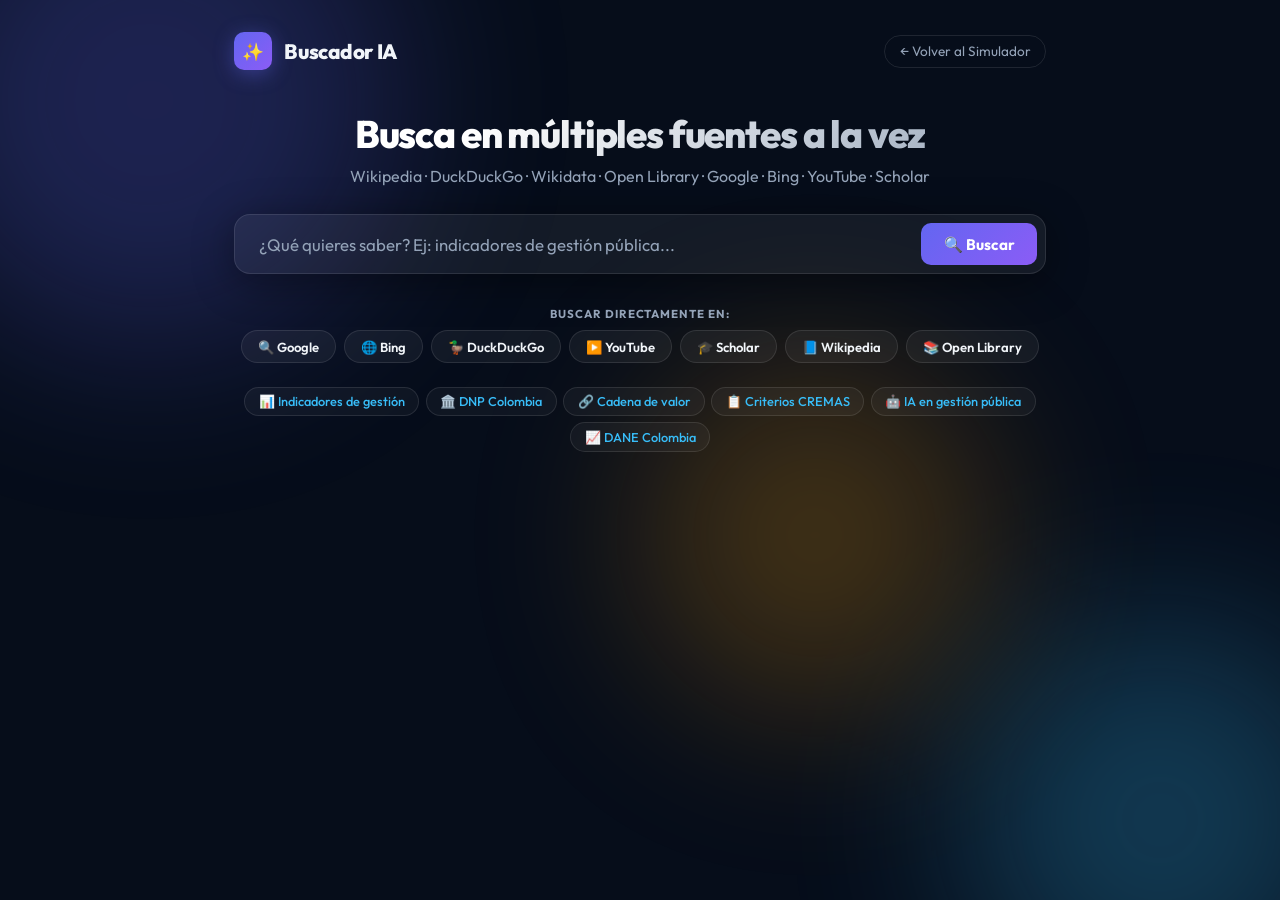
<file: buscador.html>
<!DOCTYPE html>
<html lang="es">
<head>
    <meta charset="UTF-8">
    <meta name="viewport" content="width=device-width, initial-scale=1.0">
    <title>Buscador IA — Indicadores de Gestión</title>
    <link rel="preconnect" href="https://fonts.googleapis.com">
    <link href="https://fonts.googleapis.com/css2?family=Outfit:wght@300;400;500;600;700;800&display=swap" rel="stylesheet">
    <style>
        :root {
            --bg:       #060d1a;
            --surface:  rgba(255,255,255,0.04);
            --border:   rgba(255,255,255,0.10);
            --primary:  #6366f1;
            --violet:   #8b5cf6;
            --cyan:     #38bdf8;
            --amber:    #f59e0b;
            --text:     #f1f5f9;
            --muted:    #94a3b8;
        }

        * { box-sizing: border-box; margin: 0; padding: 0; }

        body {
            font-family: 'Outfit', sans-serif;
            background: var(--bg);
            color: var(--text);
            min-height: 100vh;
            overflow-x: hidden;
        }

        /* ── Animated background ── */
        .bg-orbs {
            position: fixed; inset: 0; z-index: 0; pointer-events: none; overflow: hidden;
        }
        .orb {
            position: absolute; border-radius: 50%; filter: blur(90px); opacity: 0.25;
            animation: drift 18s ease-in-out infinite alternate;
        }
        .orb-1 { width: 500px; height: 500px; background: #6366f1; top: -150px; left: -100px; animation-delay: 0s; }
        .orb-2 { width: 400px; height: 400px; background: #38bdf8; bottom: -120px; right: -80px; animation-delay: -6s; }
        .orb-3 { width: 350px; height: 350px; background: #f59e0b; top: 40%; left: 50%; animation-delay: -12s; }
        @keyframes drift {
            from { transform: translate(0, 0) scale(1); }
            to   { transform: translate(40px, 30px) scale(1.1); }
        }

        /* ── Layout ── */
        .page-wrap {
            position: relative; z-index: 1;
            max-width: 860px;
            margin: 0 auto;
            padding: 2rem 1.5rem 4rem;
            min-height: 100vh;
            display: flex;
            flex-direction: column;
        }

        /* ── Header ── */
        .header {
            display: flex;
            align-items: center;
            justify-content: space-between;
            margin-bottom: 2.5rem;
        }
        .logo {
            display: flex; align-items: center; gap: 0.75rem;
            font-size: 1.3rem; font-weight: 800; letter-spacing: -0.02em;
        }
        .logo-icon {
            width: 2.4rem; height: 2.4rem; border-radius: 10px;
            background: linear-gradient(135deg, var(--primary), var(--violet));
            display: flex; align-items: center; justify-content: center;
            font-size: 1.1rem;
            box-shadow: 0 4px 20px rgba(99,102,241,0.4);
        }
        .back-link {
            color: var(--muted); font-size: 0.85rem; text-decoration: none;
            display: flex; align-items: center; gap: 0.4rem;
            border: 1px solid var(--border); padding: 0.4rem 0.9rem;
            border-radius: 99px; transition: all 0.2s;
        }
        .back-link:hover { color: var(--text); border-color: rgba(255,255,255,0.25); }

        /* ── Hero search bar ── */
        .hero { text-align: center; margin-bottom: 2rem; }
        .hero h1 {
            font-size: clamp(1.6rem, 4vw, 2.4rem);
            font-weight: 800; letter-spacing: -0.03em;
            background: linear-gradient(135deg, #fff 30%, #94a3b8 100%);
            -webkit-background-clip: text; -webkit-text-fill-color: transparent;
            margin-bottom: 0.5rem;
        }
        .hero p { color: var(--muted); font-size: 1rem; margin-bottom: 1.75rem; }

        .search-bar-wrap {
            display: flex; gap: 0.5rem;
            background: rgba(255,255,255,0.06);
            border: 1px solid var(--border);
            border-radius: 16px;
            padding: 0.5rem;
            box-shadow: 0 8px 40px rgba(0,0,0,0.4);
            transition: border-color 0.25s, box-shadow 0.25s;
        }
        .search-bar-wrap:focus-within {
            border-color: rgba(99,102,241,0.5);
            box-shadow: 0 8px 40px rgba(0,0,0,0.4), 0 0 0 3px rgba(99,102,241,0.15);
        }
        #main-input {
            flex: 1; background: transparent; border: none; outline: none;
            color: var(--text); font-size: 1.05rem;
            font-family: 'Outfit', sans-serif;
            padding: 0.6rem 0.5rem 0.6rem 1rem;
        }
        #main-input::placeholder { color: var(--muted); }
        #btn-search {
            background: linear-gradient(135deg, var(--primary), var(--violet));
            border: none; border-radius: 10px;
            color: white; font-size: 0.95rem; font-weight: 700;
            padding: 0.7rem 1.4rem; cursor: pointer;
            font-family: 'Outfit', sans-serif;
            transition: all 0.25s; white-space: nowrap;
        }
        #btn-search:hover { transform: translateY(-1px); box-shadow: 0 6px 20px rgba(99,102,241,0.45); }
        #btn-search:disabled { opacity: 0.5; cursor: not-allowed; transform: none; }

        /* ── Quick engine buttons (always visible) ── */
        .engines-section { margin-bottom: 1.5rem; }
        .engines-title {
            font-size: 0.72rem; font-weight: 700; letter-spacing: 0.08em;
            text-transform: uppercase; color: var(--muted);
            margin-bottom: 0.6rem; text-align: center;
        }
        .engines-grid {
            display: flex; flex-wrap: wrap; gap: 0.5rem;
            justify-content: center;
        }
        .eng-btn {
            display: inline-flex; align-items: center; gap: 0.4rem;
            padding: 0.45rem 1rem; border-radius: 99px;
            font-size: 0.82rem; font-weight: 600;
            text-decoration: none; cursor: pointer;
            background: rgba(255,255,255,0.05);
            border: 1px solid var(--border);
            color: var(--text);
            transition: all 0.2s;
            font-family: 'Outfit', sans-serif;
        }
        .eng-btn:hover {
            background: var(--eng-color);
            border-color: var(--eng-color);
            transform: translateY(-2px);
            box-shadow: 0 6px 18px color-mix(in srgb, var(--eng-color) 40%, transparent);
        }

        /* ── Suggestions chips ── */
        .suggestions {
            display: flex; flex-wrap: wrap; gap: 0.4rem;
            justify-content: center; margin-bottom: 2rem;
        }
        .sug-chip {
            background: var(--surface); border: 1px solid var(--border);
            border-radius: 99px; padding: 0.35rem 0.85rem;
            font-size: 0.8rem; cursor: pointer; color: var(--cyan);
            font-weight: 500; transition: all 0.2s;
            font-family: 'Outfit', sans-serif;
        }
        .sug-chip:hover { background: var(--primary); border-color: var(--primary); color: white; }

        /* ── Results area ── */
        #results-area { flex: 1; display: flex; flex-direction: column; gap: 1rem; }

        /* Typing loader */
        .typing-card {
            background: var(--surface); border: 1px solid var(--border);
            border-radius: 16px; padding: 1.25rem 1.5rem;
            display: flex; align-items: center; gap: 0.6rem;
            font-size: 0.9rem; color: var(--muted);
        }
        .dot-loader { display: flex; gap: 5px; }
        .dot-loader span {
            width: 8px; height: 8px; border-radius: 50%;
            background: var(--cyan);
            animation: bounce 1.2s ease-in-out infinite;
        }
        .dot-loader span:nth-child(2) { animation-delay: 0.2s; }
        .dot-loader span:nth-child(3) { animation-delay: 0.4s; }
        @keyframes bounce { 0%,100% { transform: translateY(0); opacity: 0.4; } 50% { transform: translateY(-8px); opacity: 1; } }

        /* Result cards */
        .result-card {
            background: var(--surface); border: 1px solid var(--border);
            border-radius: 16px; padding: 1.5rem;
            animation: cardIn 0.4s ease forwards;
        }
        @keyframes cardIn { from { opacity:0; transform:translateY(12px); } to { opacity:1; transform:translateY(0); } }

        .result-card.primary {
            border-color: rgba(99,102,241,0.3);
            background: rgba(99,102,241,0.06);
        }

        .card-top {
            display: flex; align-items: flex-start;
            justify-content: space-between; gap: 1rem;
            margin-bottom: 0.75rem;
        }
        .card-title { font-size: 1.05rem; font-weight: 700; color: var(--text); }
        .src-badge {
            font-size: 0.68rem; font-weight: 700; letter-spacing: 0.05em;
            padding: 0.2rem 0.6rem; border-radius: 99px;
            background: color-mix(in srgb, var(--sc) 18%, transparent);
            color: var(--sc);
            border: 1px solid color-mix(in srgb, var(--sc) 30%, transparent);
            white-space: nowrap; flex-shrink: 0;
        }
        .card-extract {
            font-size: 0.92rem; line-height: 1.7; color: #cbd5e1;
            margin-bottom: 1rem;
        }
        .card-footer { display: flex; align-items: center; gap: 0.5rem; flex-wrap: wrap; }
        .card-link {
            display: inline-flex; align-items: center; gap: 0.35rem;
            font-size: 0.78rem; color: var(--cyan);
            text-decoration: none; background: rgba(56,189,248,0.08);
            padding: 0.3rem 0.7rem; border-radius: 99px;
            border: 1px solid rgba(56,189,248,0.2); transition: all 0.2s;
        }
        .card-link:hover { background: rgba(56,189,248,0.18); }

        /* Query history chips */
        .query-card {
            background: transparent; border: 1px solid var(--border);
            border-radius: 99px; padding: 0.3rem 0.85rem;
            font-size: 0.78rem; color: var(--muted); cursor: pointer;
            font-family: 'Outfit', sans-serif; transition: all 0.2s;
        }
        .query-card:hover { color: var(--text); border-color: rgba(255,255,255,0.25); }

        /* Search-in results bar */
        .search-in-bar {
            background: var(--surface); border: 1px solid var(--border);
            border-radius: 12px; padding: 1rem 1.25rem;
        }
        .search-in-title {
            font-size: 0.72rem; font-weight: 700; letter-spacing: 0.07em;
            text-transform: uppercase; color: var(--muted); margin-bottom: 0.65rem;
        }
        .search-in-row { display: flex; flex-wrap: wrap; gap: 0.4rem; }
        .search-in-btn {
            display: inline-flex; align-items: center; gap: 0.3rem;
            padding: 0.35rem 0.8rem; border-radius: 99px;
            font-size: 0.78rem; font-weight: 600;
            text-decoration: none;
            background: color-mix(in srgb, var(--eng-color) 12%, rgba(255,255,255,0.04));
            color: color-mix(in srgb, var(--eng-color) 85%, white);
            border: 1px solid color-mix(in srgb, var(--eng-color) 22%, transparent);
            transition: all 0.2s; white-space: nowrap;
        }
        .search-in-btn:hover {
            background: var(--eng-color); color: white;
            transform: translateY(-2px);
            box-shadow: 0 4px 12px color-mix(in srgb, var(--eng-color) 35%, transparent);
        }

        /* No results */
        .no-results {
            text-align: center; padding: 2.5rem 1rem;
            background: var(--surface); border: 1px solid var(--border);
            border-radius: 16px;
        }
        .no-results .icon { font-size: 2.5rem; margin-bottom: 0.75rem; }
        .no-results h3 { font-size: 1.1rem; margin-bottom: 0.4rem; }
        .no-results p { color: var(--muted); font-size: 0.9rem; }

        /* Scrollbar */
        ::-webkit-scrollbar { width: 6px; }
        ::-webkit-scrollbar-track { background: transparent; }
        ::-webkit-scrollbar-thumb { background: rgba(255,255,255,0.12); border-radius: 99px; }

        @media (max-width: 600px) {
            .header { flex-direction: column; gap: 1rem; align-items: flex-start; }
            #btn-search { padding: 0.7rem 1rem; }
        }
    </style>
</head>
<body>

<div class="bg-orbs">
    <div class="orb orb-1"></div>
    <div class="orb orb-2"></div>
    <div class="orb orb-3"></div>
</div>

<div class="page-wrap">

    <!-- Header -->
    <div class="header">
        <div class="logo">
            <div class="logo-icon">✨</div>
            <span>Buscador IA</span>
        </div>
        <a href="./simulador/" class="back-link">← Volver al Simulador</a>
    </div>

    <!-- Hero -->
    <div class="hero">
        <h1>Busca en múltiples fuentes a la vez</h1>
        <p>Wikipedia · DuckDuckGo · Wikidata · Open Library · Google · Bing · YouTube · Scholar</p>

        <div class="search-bar-wrap">
            <input type="text" id="main-input" placeholder="¿Qué quieres saber? Ej: indicadores de gestión pública..." autocomplete="off">
            <button id="btn-search">🔍 Buscar</button>
        </div>
    </div>

    <!-- Quick engine buttons -->
    <div class="engines-section">
        <div class="engines-title">Buscar directamente en:</div>
        <div class="engines-grid" id="top-engines">
            <!-- Populated by JS -->
        </div>
    </div>

    <!-- Suggestion chips -->
    <div class="suggestions" id="suggestions-row">
        <button class="sug-chip" onclick="quickSearch('¿Qué son los indicadores de gestión pública?')">📊 Indicadores de gestión</button>
        <button class="sug-chip" onclick="quickSearch('¿Qué es el DNP en Colombia?')">🏛️ DNP Colombia</button>
        <button class="sug-chip" onclick="quickSearch('cadena de valor pública')">🔗 Cadena de valor</button>
        <button class="sug-chip" onclick="quickSearch('criterios CREMAS indicadores')">📋 Criterios CREMAS</button>
        <button class="sug-chip" onclick="quickSearch('inteligencia artificial gestión pública')">🤖 IA en gestión pública</button>
        <button class="sug-chip" onclick="quickSearch('DANE Colombia estadísticas')">📈 DANE Colombia</button>
    </div>

    <!-- Results -->
    <div id="results-area"></div>

</div>

<script>
/* ============================================================
   MULTI-SOURCE SEARCH ENGINE
   ============================================================ */

const ENGINES = [
    { name: 'Google',      icon: '🔍', color: '#4285F4', url: q => `https://www.google.com/search?q=${encodeURIComponent(q)}` },
    { name: 'Bing',        icon: '🌐', color: '#00809D', url: q => `https://www.bing.com/search?q=${encodeURIComponent(q)}` },
    { name: 'DuckDuckGo',  icon: '🦆', color: '#DE5833', url: q => `https://duckduckgo.com/?q=${encodeURIComponent(q)}` },
    { name: 'YouTube',     icon: '▶️', color: '#FF0000', url: q => `https://www.youtube.com/results?search_query=${encodeURIComponent(q)}` },
    { name: 'Scholar',     icon: '🎓', color: '#5b8ef5', url: q => `https://scholar.google.com/scholar?q=${encodeURIComponent(q)}` },
    { name: 'Wikipedia',   icon: '📘', color: '#3F88C5', url: q => `https://es.wikipedia.org/w/index.php?search=${encodeURIComponent(q)}` },
    { name: 'Open Library',icon: '📚', color: '#E87B35', url: q => `https://openlibrary.org/search?q=${encodeURIComponent(q)}` },
];

// Build top engine row
const engGrid = document.getElementById('top-engines');
ENGINES.forEach(e => {
    const a = document.createElement('a');
    a.href = '#';
    a.className = 'eng-btn';
    a.style.setProperty('--eng-color', e.color);
    a.innerHTML = `${e.icon} ${e.name}`;
    a.addEventListener('click', ev => {
        ev.preventDefault();
        const q = document.getElementById('main-input').value.trim() || 'indicadores de gestión';
        window.open(e.url(q), '_blank');
    });
    engGrid.appendChild(a);
});

/* ── Source fetchers ──────────────────────────────────────── */

async function fetchWikipediaES(q) {
    const s = await fetch(`https://es.wikipedia.org/w/api.php?action=query&list=search&srsearch=${encodeURIComponent(q)}&srlimit=3&format=json&origin=*`);
    const sd = await s.json();
    if (!sd.query.search.length) return [];
    const results = [];
    for (const item of sd.query.search.slice(0, 2)) {
        const r = await fetch(`https://es.wikipedia.org/api/rest_v1/page/summary/${encodeURIComponent(item.title)}`);
        const d = await r.json();
        if (d.extract) results.push({
            source: '📘 Wikipedia ES', color: '#3F88C5',
            title: d.title, extract: d.extract,
            url: d.content_urls?.desktop?.page || '#', label: 'Ver artículo completo'
        });
    }
    return results;
}

async function fetchWikipediaEN(q) {
    const s = await fetch(`https://en.wikipedia.org/w/api.php?action=query&list=search&srsearch=${encodeURIComponent(q)}&srlimit=1&format=json&origin=*`);
    const sd = await s.json();
    if (!sd.query.search.length) return [];
    const title = sd.query.search[0].title;
    const r = await fetch(`https://en.wikipedia.org/api/rest_v1/page/summary/${encodeURIComponent(title)}`);
    const d = await r.json();
    if (!d.extract) return [];
    return [{ source: '📗 Wikipedia EN', color: '#2E8B57', title: d.title, extract: d.extract, url: d.content_urls?.desktop?.page || '#', label: 'Ver artículo (EN)' }];
}

async function fetchDDG(q) {
    const r = await fetch(`https://api.duckduckgo.com/?q=${encodeURIComponent(q)}&format=json&no_html=1&no_redirect=1&skip_disambig=1&origin=*`);
    const d = await r.json();
    const extract = d.AbstractText || d.Answer || '';
    if (!extract) return [];
    return [{ source: '🦆 DuckDuckGo', color: '#DE5833', title: d.Heading || q, extract, url: d.AbstractURL || `https://duckduckgo.com/?q=${encodeURIComponent(q)}`, label: 'Ver en DuckDuckGo' }];
}

async function fetchWikidata(q) {
    const r = await fetch(`https://www.wikidata.org/w/api.php?action=wbsearchentities&search=${encodeURIComponent(q)}&language=es&limit=2&format=json&origin=*`);
    const d = await r.json();
    return (d.search || []).filter(i => i.description).map(i => ({
        source: '🗄️ Wikidata', color: '#f59e0b',
        title: i.label || q, extract: i.description,
        url: i.url || '#', label: 'Ver en Wikidata'
    }));
}

async function fetchOpenLibrary(q) {
    const r = await fetch(`https://openlibrary.org/search.json?q=${encodeURIComponent(q)}&limit=2&fields=title,author_name,first_publish_year,subject`);
    const d = await r.json();
    return (d.docs || []).filter(b => b.title).slice(0, 2).map(b => {
        const authors = b.author_name?.slice(0,2).join(', ') || 'Autor desconocido';
        const subj = b.subject?.slice(0,4).join(' · ') || '';
        return {
            source: '📚 Open Library', color: '#E87B35',
            title: b.title,
            extract: `Publicado en ${b.first_publish_year || '?'} por ${authors}.${subj ? ' Temas: ' + subj + '.' : ''}`,
            url: `https://openlibrary.org/search?q=${encodeURIComponent(q)}`, label: 'Ver en Open Library'
        };
    });
}

async function fetchAllSources(q) {
    const settled = await Promise.allSettled([
        fetchWikipediaES(q).catch(() => []),
        fetchDDG(q).catch(() => []),
        fetchWikidata(q).catch(() => []),
        fetchWikipediaEN(q).catch(() => []),
        fetchOpenLibrary(q).catch(() => []),
    ]);
    return settled
        .flatMap(r => r.status === 'fulfilled' ? r.value : [])
        .filter(Boolean);
}

/* ── Render ───────────────────────────────────────────────── */

function esc(s) {
    return String(s)
        .replace(/&/g,'&amp;').replace(/</g,'&lt;')
        .replace(/>/g,'&gt;').replace(/"/g,'&quot;');
}

function buildSearchInBar(q) {
    const btns = ENGINES.map(e =>
        `<a href="${e.url(q)}" target="_blank" rel="noopener" class="search-in-btn" style="--eng-color:${e.color}">${e.icon} ${e.name}</a>`
    ).join('');
    return `
        <div class="search-in-bar">
            <div class="search-in-title">🌐 Buscar también directamente en:</div>
            <div class="search-in-row">${btns}</div>
        </div>
    `;
}

function buildResultCard(result, isPrimary = false) {
    const sentences = result.extract.split('. ');
    const extract = sentences.slice(0, 5).join('. ') + (sentences.length > 5 ? '...' : '');
    return `
        <div class="result-card ${isPrimary ? 'primary' : ''}">
            <div class="card-top">
                <div class="card-title">${esc(result.title)}</div>
                <span class="src-badge" style="--sc:${result.color}">${result.source}</span>
            </div>
            <div class="card-extract">${esc(extract)}</div>
            <div class="card-footer">
                <a href="${result.url}" target="_blank" rel="noopener" class="card-link">🔗 ${result.label}</a>
            </div>
        </div>
    `;
}

async function doSearch(query) {
    if (!query.trim()) return;

    const area = document.getElementById('results-area');
    const btn  = document.getElementById('btn-search');
    const inp  = document.getElementById('main-input');

    inp.value = query;
    btn.disabled = true;
    btn.textContent = 'Buscando...';

    // Show typing
    area.innerHTML = `
        <div class="typing-card">
            <div class="dot-loader"><span></span><span></span><span></span></div>
            Buscando en Wikipedia, DuckDuckGo, Wikidata, Open Library...
        </div>
    `;

    try {
        const results = await fetchAllSources(query);

        area.innerHTML = '';

        if (!results.length) {
            area.innerHTML = `
                <div class="no-results">
                    <div class="icon">🔎</div>
                    <h3>Sin resultados directos</h3>
                    <p>No encontré información en las bases de datos. Prueba buscarlo en los motores de abajo.</p>
                </div>
                ${buildSearchInBar(query)}
            `;
        } else {
            // Sort by extract length — longer = more informative
            results.sort((a, b) => (b.extract?.length || 0) - (a.extract?.length || 0));

            // Primary result
            area.insertAdjacentHTML('beforeend', buildResultCard(results[0], true));

            // Other results
            results.slice(1).forEach(r => area.insertAdjacentHTML('beforeend', buildResultCard(r, false)));

            // Search-in bar at the bottom
            area.insertAdjacentHTML('beforeend', buildSearchInBar(query));
        }
    } catch (err) {
        area.innerHTML = `
            <div class="no-results">
                <div class="icon">⚠️</div>
                <h3>Error de conexión</h3>
                <p>Verifica tu conexión a internet e intenta de nuevo.</p>
            </div>
            ${buildSearchInBar(query)}
        `;
        console.error(err);
    } finally {
        btn.disabled = false;
        btn.textContent = '🔍 Buscar';
    }
}

function quickSearch(q) {
    doSearch(q);
    document.getElementById('main-input').value = q;
    window.scrollTo({ top: 0, behavior: 'smooth' });
}
window.quickSearch = quickSearch;

// Event listeners
document.getElementById('btn-search').addEventListener('click', () => {
    doSearch(document.getElementById('main-input').value.trim());
});
document.getElementById('main-input').addEventListener('keydown', e => {
    if (e.key === 'Enter') doSearch(document.getElementById('main-input').value.trim());
});

// Update engine buttons to use current query
document.getElementById('main-input').addEventListener('input', () => {
    // engines already get query on click from current input value
});
</script>
</body>
</html>
</file>
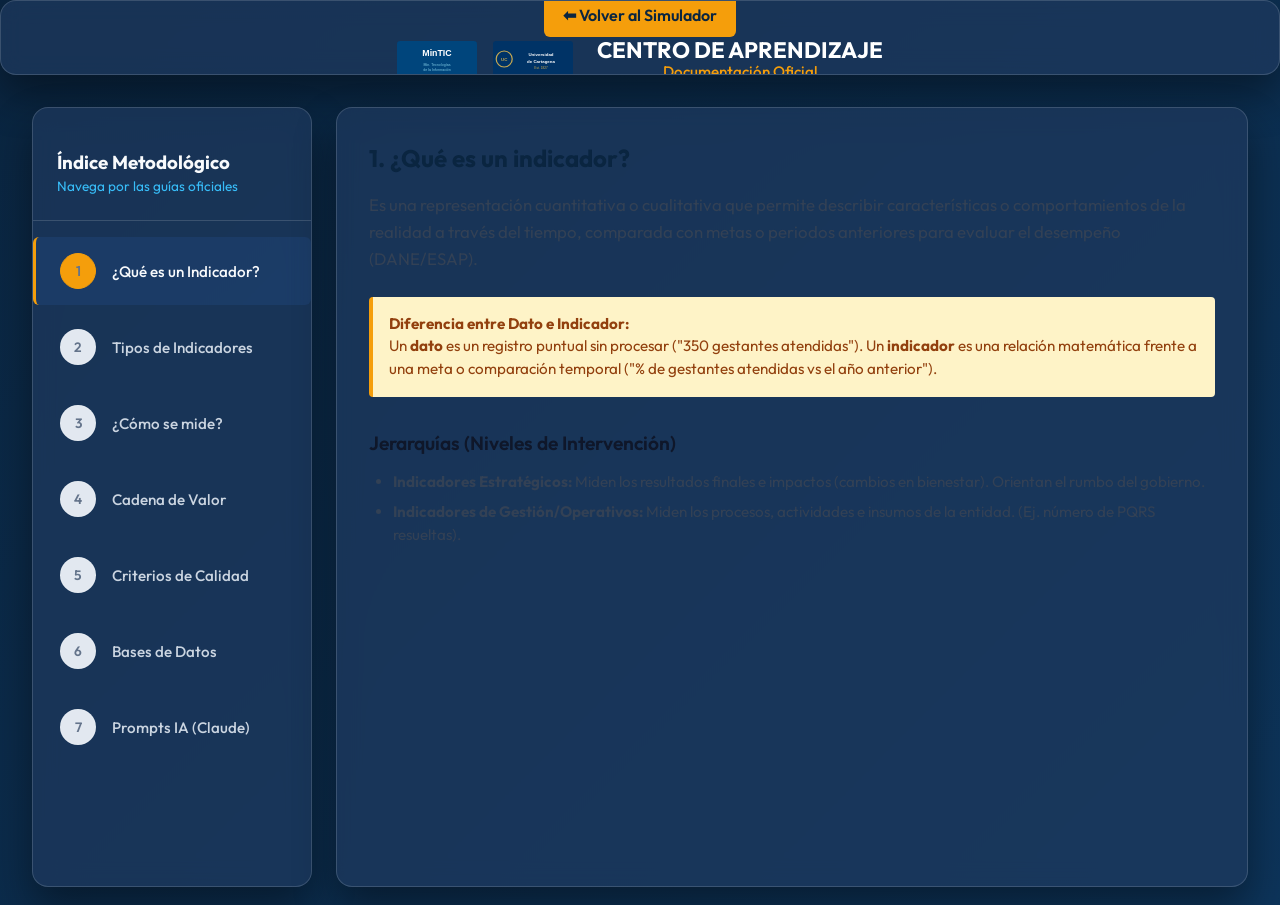
<file: simulador/aprendizaje.html>
<!DOCTYPE html>
<html lang="es">
<head>
    <meta charset="UTF-8">
    <meta name="viewport" content="width=device-width, initial-scale=1.0">
    <title>Centro de Aprendizaje Metodológico - Gestión de Indicadores</title>
    <link rel="preconnect" href="https://fonts.googleapis.com">
    <link rel="preconnect" href="https://fonts.gstatic.com" crossorigin>
    <link href="https://fonts.googleapis.com/css2?family=Outfit:wght@300;400;500;600;700&display=swap" rel="stylesheet">
    <link rel="stylesheet" href="style.css">
</head>
<body>
    <!-- Top Bar -->
    <header class="top-bar glass-panel">
        <div class="tb-left">
            <a href="index.html" class="top-btn" style="text-decoration: none; display: inline-block;">
                ⬅ Volver al Simulador
            </a>
        </div>
        <div class="tb-brand">
            <div class="logos" style="display: flex; align-items: center; gap: 1rem; justify-content: center;">
                <!-- MinTIC logo SVG inline - no local file dependency -->
                <svg width="80" height="36" viewBox="0 0 200 90" xmlns="http://www.w3.org/2000/svg" title="MinTIC - Ministerio TIC Colombia" aria-label="MinTIC">
                    <rect width="200" height="90" rx="8" fill="#00457c"/>
                    <text x="100" y="38" font-family="Arial,sans-serif" font-size="22" font-weight="900" fill="#ffffff" text-anchor="middle">MinTIC</text>
                    <text x="100" y="62" font-family="Arial,sans-serif" font-size="9" fill="#7ec8e3" text-anchor="middle">Min. Tecnologías</text>
                    <text x="100" y="76" font-family="Arial,sans-serif" font-size="9" fill="#7ec8e3" text-anchor="middle">de la Información</text>
                </svg>
                <!-- Universidad de Cartagena logo SVG inline -->
                <svg width="80" height="36" viewBox="0 0 200 90" xmlns="http://www.w3.org/2000/svg" title="Universidad de Cartagena" aria-label="Unicartagena">
                    <rect width="200" height="90" rx="8" fill="#003366"/>
                    <circle cx="28" cy="45" r="20" fill="none" stroke="#c8a951" stroke-width="3"/>
                    <text x="28" y="49" font-family="Arial,sans-serif" font-size="11" font-weight="900" fill="#c8a951" text-anchor="middle">UC</text>
                    <text x="120" y="38" font-family="Arial,sans-serif" font-size="11" font-weight="700" fill="#ffffff" text-anchor="middle">Universidad</text>
                    <text x="120" y="54" font-family="Arial,sans-serif" font-size="11" font-weight="700" fill="#ffffff" text-anchor="middle">de Cartagena</text>
                    <text x="120" y="70" font-family="Arial,sans-serif" font-size="8" fill="#c8a951" text-anchor="middle">Est. 1827</text>
                </svg>
            </div>
            <h2>
                Centro de Aprendizaje<br>
                <span>Documentación Oficial</span>
            </h2>
        </div>
    </header>

    <div class="app-container" style="grid-template-columns: 280px 1fr; max-width: 1400px; padding: 2rem;">
        
        <!-- Sidebar Navigation -->
        <aside class="sidebar glass-panel" style="height: calc(100vh - 120px);">
            <div class="sidebar-header" style="padding-top: 1rem;">
                <h3>Índice Metodológico</h3>
                <p>Navega por las guías oficiales</p>
            </div>
            <nav class="steps-nav" id="aprendizaje-nav">
                <button class="step-btn active" data-target="tab-que-es">
                    <span class="step-number">1</span>
                    <div class="step-text"><span class="step-title">¿Qué es un Indicador?</span></div>
                </button>
                <button class="step-btn" data-target="tab-tipos">
                    <span class="step-number">2</span>
                    <div class="step-text"><span class="step-title">Tipos de Indicadores</span></div>
                </button>
                <button class="step-btn" data-target="tab-como-medir">
                    <span class="step-number">3</span>
                    <div class="step-text"><span class="step-title">¿Cómo se mide?</span></div>
                </button>
                <button class="step-btn" data-target="tab-cadena">
                    <span class="step-number">4</span>
                    <div class="step-text"><span class="step-title">Cadena de Valor</span></div>
                </button>
                <button class="step-btn" data-target="tab-criterios">
                    <span class="step-number">5</span>
                    <div class="step-text"><span class="step-title">Criterios de Calidad</span></div>
                </button>
                <button class="step-btn" data-target="tab-fuentes">
                    <span class="step-number">6</span>
                    <div class="step-text"><span class="step-title">Bases de Datos</span></div>
                </button>
                <button class="step-btn" data-target="tab-prompts">
                    <span class="step-number">7</span>
                    <div class="step-text"><span class="step-title">Prompts IA (Claude)</span></div>
                </button>
            </nav>
        </aside>

        <!-- Main Workspace -->
        <main class="workspace glass-panel" style="height: calc(100vh - 120px); overflow-y: auto; padding: 2rem;">
            
            <div class="modal-body-scroll" style="padding: 0;">
                <!-- Tab 1 -->
                <div class="tab-content active" id="tab-que-es">
                    <h3 class="tab-title">1. ¿Qué es un indicador?</h3>
                    <p class="tab-text">Es una representación cuantitativa o cualitativa que permite describir características o comportamientos de la realidad a través del tiempo, comparada con metas o periodos anteriores para evaluar el desempeño (DANE/ESAP).</p>
                    
                    <div class="tip-box">
                        <strong>Diferencia entre Dato e Indicador:</strong><br>
                        Un <strong>dato</strong> es un registro puntual sin procesar ("350 gestantes atendidas"). Un <strong>indicador</strong> es una relación matemática frente a una meta o comparación temporal ("% de gestantes atendidas vs el año anterior").
                    </div>

                    <h4 class="sub-title">Jerarquías (Niveles de Intervención)</h4>
                    <ul class="styled-list">
                        <li><strong>Indicadores Estratégicos:</strong> Miden los resultados finales e impactos (cambios en bienestar). Orientan el rumbo del gobierno.</li>
                        <li><strong>Indicadores de Gestión/Operativos:</strong> Miden los procesos, actividades e insumos de la entidad. (Ej. número de PQRS resueltas).</li>
                    </ul>
                </div>

                <!-- Tab Tipos -->
                <div class="tab-content" id="tab-tipos">
                    <h3 class="tab-title">2. Tipos de Indicadores de Gestión</h3>
                    <p class="tab-text">Según la Guía del DAFP (Función Pública) y DNP, el desempeño público se evalúa mediante las siguientes tipologías de indicadores:</p>
                    
                    <div class="grid-2">
                        <div class="card-info">
                            <h4>🎯 Eficacia</h4>
                            <p>Mide el grado de cumplimiento de los objetivos y metas. (Ej. % de niños vacunados frente a la meta programada).</p>
                        </div>
                        <div class="card-info">
                            <h4>⚙️ Eficiencia</h4>
                            <p>Relación entre los productos/servicios generados y los insumos o recursos utilizados. (Ej. Costo promedio por kilómetro de vía construida).</p>
                        </div>
                        <div class="card-info">
                            <h4>🚀 Efectividad (Impacto)</h4>
                            <p>Involucra la eficacia y eficiencia para lograr el impacto deseado en la población. (Ej. Disminución de la tasa de mortalidad infantil).</p>
                        </div>
                        <div class="card-info">
                            <h4>💰 Economía</h4>
                            <p>Capacidad de la entidad para movilizar y administrar adecuadamente los recursos financieros. (Ej. Porcentaje de ahorro en compras públicas).</p>
                        </div>
                        <div class="card-info" style="grid-column: span 2;">
                            <h4>⭐ Calidad</h4>
                            <p>Evalúa los atributos de los bienes o servicios frente a las necesidades de los usuarios, incluyendo oportunidad, accesibilidad y satisfacción. (Ej. Tiempo promedio de espera para atención médica).</p>
                        </div>
                    </div>
                </div>
                
                <!-- Tab Como Medir -->
                <div class="tab-content" id="tab-como-medir">
                    <h3 class="tab-title">3. ¿Cómo se mide? (Tipos de Acumulación)</h3>
                    <p class="tab-text">Dependiendo de lo que buscas lograr (mantener, incrementar o disminuir un valor), Sinergia (DNP) clasifica las mediciones así:</p>
                    <div class="grid-2">
                        <div class="card-info">
                            <h4>📈 Flujo</h4>
                            <p>Mide logros que se repiten anualmente sin que un año afecte al otro (Ej. Exportaciones anuales). La meta del cuatrienio es el último año.</p>
                        </div>
                        <div class="card-info">
                            <h4>➕ Acumulado</h4>
                            <p>Suma los avances de cada año. (Ej. Número de viviendas entregadas en 4 años).</p>
                        </div>
                        <div class="card-info">
                            <h4>✅ Stock</h4>
                            <p>Mide el esfuerzo por <em>mantener</em> un resultado. La meta y la línea base son iguales. (Ej. Mantener 1000 km de vías fluviales).</p>
                        </div>
                        <div class="card-info">
                            <h4>🎯 Capacidad</h4>
                            <p>Mide el avance acumulado restando la línea base (punto de partida) a la meta esperada de llegada.</p>
                        </div>
                        <div class="card-info">
                            <h4>📉 Reducción</h4>
                            <p>Esfuerzo por disminuir un valor frente a la línea base. Estar por debajo de la meta es mejor. (Ej. Hectáreas deforestadas).</p>
                        </div>
                        <div class="card-info">
                            <h4>📉 Reducción Anual</h4>
                            <p>Se acumulan avances durante el año para que al final sea menor al del año anterior. (Ej. Tasa de Homicidios).</p>
                        </div>
                    </div>
                </div>

                <!-- Tab Cadena -->
                <div class="tab-content" id="tab-cadena">
                    <h3 class="tab-title">4. Cadena de Valor Pública</h3>
                    <p class="tab-text">La cadena de valor es la relación secuencial que añade valor a lo largo de un proceso de transformación del Estado (DNP/DANE).</p>
                    <ul class="styled-list">
                        <li><strong>Insumos:</strong> Recursos financieros, físicos o humanos disponibles para el programa (Ej. Presupuesto ejecutado).</li>
                        <li><strong>Actividades:</strong> Acciones que transforman insumos (Ej. Jornadas de salud realizadas).</li>
                        <li><strong>Productos:</strong> Bienes o servicios tangibles entregados a la población (Ej. Número de subsidios entregados).</li>
                        <li><strong>Resultados (Outcome):</strong> Cambios en comportamiento, acceso o condición de la población (Ej. % de niños matriculados).</li>
                        <li><strong>Impactos:</strong> Cambios estructurales de largo plazo (Ej. Razón de mortalidad materna).</li>
                    </ul>
                </div>

                <!-- Tab Criterios -->
                <div class="tab-content" id="tab-criterios">
                    <h3 class="tab-title">5. Características y Criterios</h3>
                    
                    <h4 class="sub-title">El Modelo Integrado de Planeación y Gestión (MIPG)</h4>
                    <p class="tab-text">El FURAG (Formulario Único de Avance a la Gestión) evalúa el desempeño institucional. Un buen indicador debe aportar a medir la eficiencia, eficacia, y la relación Estado-ciudadano con transparencia y normatividad legal.</p>

                    <h4 class="sub-title">Criterios Estadísticos (DANE)</h4>
                    <ul class="styled-list">
                        <li><strong>Pertinencia:</strong> Describe bien la situación objeto de la acción.</li>
                        <li><strong>Funcionalidad:</strong> Es operable y sensible a cambios.</li>
                        <li><strong>Confiabilidad:</strong> Medido bajo estándares estadísticos rigurosos.</li>
                    </ul>

                    <h4 class="sub-title">Criterios Básicos CREMAS</h4>
                    <div class="grid-2">
                        <div class="card-info"><strong>C</strong>laro: Expresado sin ambigüedad.</div>
                        <div class="card-info"><strong>R</strong>elevante: Relacionado directamente al objetivo.</div>
                        <div class="card-info"><strong>E</strong>conómico: Costo de recolección razonable.</div>
                        <div class="card-info"><strong>M</strong>edible: Validable independientemente.</div>
                        <div class="card-info"><strong>A</strong>decuado: Representatividad suficiente.</div>
                        <div class="card-info"><strong>S</strong>ensible: Captura cambios rápidos en el tiempo.</div>
                    </div>

                    <div class="tip-box" style="margin-top:1rem; border-color: #f59e0b;">
                        ⚠️ <strong>Incentivos Perversos:</strong> Evita medir "por quedar bien" (Ej. Cumplimiento de metas con valores triviales). El indicador debe reflejar un esfuerzo real.
                    </div>
                </div>

                <!-- Tab Fuentes -->
                <div class="tab-content" id="tab-fuentes">
                    <h3 class="tab-title">6. Fuentes Oficiales y Bases de Datos (Colombia)</h3>
                    <p class="tab-text">Para construir indicadores con el criterio de "Confiabilidad", es esencial acudir a fuentes oficiales. A continuación, las bases de datos primordiales del Estado colombiano:</p>
                    
                    <div class="card-info" style="margin-bottom: 1rem;">
                        <h4>📊 DANE (Departamento Administrativo Nacional de Estadística)</h4>
                        <p><strong>GEIH (Gran Encuesta Integrada de Hogares):</strong> Principal fuente de información sobre mercado laboral, empleo, desempleo e ingresos.</p>
                        <p><strong>Censo Nacional de Población y Vivienda:</strong> Base demográfica fundamental para calcular tasas poblacionales por municipio.</p>
                    </div>

                    <div class="card-info" style="margin-bottom: 1rem;">
                        <h4>🏥 SISPRO / MSPS (Ministerio de Salud)</h4>
                        <p><strong>RIPS (Registros Individuales de Prestación de Servicios):</strong> Datos detallados de atenciones en salud, morbilidad, consultas y procedimientos.</p>
                    </div>

                    <div class="card-info" style="margin-bottom: 1rem;">
                        <h4>📚 SIMAT / MEN (Ministerio de Educación)</h4>
                        <p><strong>Sistema Integrado de Matrícula:</strong> Fuente oficial para cobertura educativa, deserción, estudiantes matriculados e infraestructura escolar.</p>
                    </div>

                    <div class="card-info" style="margin-bottom: 1rem;">
                        <h4>🛡️ SIEDCO (Policía Nacional / MinDefensa)</h4>
                        <p><strong>Sistema de Información Estadístico, Delincuencial, Contravencional y Operativo:</strong> Cifras oficiales sobre homicidios, hurtos, extorsión y operatividad policial.</p>
                    </div>
                    
                    <div class="card-info">
                        <h4>💰 DNP / MinHacienda / Función Pública</h4>
                        <p><strong>SECOP:</strong> Contratación pública (Transparencia y economía).</p>
                        <p><strong>SPI (Sinergia):</strong> Seguimiento a Proyectos de Inversión. Avance físico y financiero.</p>
                        <p><strong>FURAG:</strong> Desempeño Institucional y MIPG.</p>
                    </div>
                </div>

                <!-- Tab 5 -->
                <div class="tab-content" id="tab-prompts">
                    <h3 class="tab-title">7. Prompts para Inteligencia Artificial</h3>
                    <p class="tab-text">La IA no reemplaza tu juicio técnico, es un potenciador. Copia estos comandos para usar en Claude.ai o herramientas similares:</p>
                    
                    <div class="prompt-box">
                        <strong>Diagnóstico de preguntas vagas:</strong><br>
                        "Tengo esta pregunta de gestión: [pegar pregunta]. Evalúa si cumple los 4 componentes (población, atributo, ámbito, referente de comparación) y dime cuáles faltan."
                    </div>
                    <div class="prompt-box">
                        <strong>Generación de alternativas de indicador:</strong><br>
                        "A partir de esta pregunta de gestión ya refinada: [pegar], propón 3 posibles indicadores con su fórmula, unidad de medida y fuente posible, siguiendo los criterios CREMA (Claro, Relevante, Económico, Medible, Adecuado)."
                    </div>
                    <div class="prompt-box">
                        <strong>Redacción de Ficha Técnica:</strong><br>
                        "Redacta el borrador de la ficha técnica de este indicador usando esta plantilla: [pegar plantilla]. Deja explícitos los campos que dependen de datos que debo verificar con la fuente oficial."
                    </div>
                    <div class="prompt-box">
                        <strong>Revisión Cruzada:</strong><br>
                        "Revisa esta batería de 10 indicadores y señala cuáles son en realidad indicadores de producto disfrazados de indicadores de resultado."
                    </div>
                </div>
            </div>
            
        </main>
    </div>

    <script>
        document.addEventListener('DOMContentLoaded', () => {
            const tabBtns = document.querySelectorAll('#aprendizaje-nav .step-btn');
            const tabContents = document.querySelectorAll('.tab-content');

            tabBtns.forEach(btn => {
                btn.addEventListener('click', (e) => {
                    const targetId = e.currentTarget.getAttribute('data-target');
                    tabBtns.forEach(b => b.classList.remove('active'));
                    tabContents.forEach(c => c.classList.remove('active'));
                    e.currentTarget.classList.add('active');
                    document.getElementById(targetId).classList.add('active');
                });
            });
        });
    </script>
</body>
</html>
</file>
<file: simulador/style.css>
:root {
    --bg-dark: #0a2540;
    --bg-light: #1e3a5f;
    --primary: #f59e0b;
    --primary-hover: #d97706;
    --secondary: #6366f1;
    --accent: #38bdf8;
    --text-main: #f8fafc;
    --text-muted: #cbd5e1;
    --glass-bg: rgba(30, 58, 95, 0.7);
    --glass-border: rgba(255, 255, 255, 0.15);
    --warning: #f59e0b;
    --success: #10b981;
}

* {
    box-sizing: border-box;
    margin: 0;
    padding: 0;
}

body {
    font-family: 'Outfit', sans-serif;
    background: linear-gradient(135deg, #0a2540 0%, #0d345a 100%);
    color: var(--text-main);
    min-height: 100vh;
    overflow-x: hidden;
    position: relative;
    line-height: 1.5;
}

#particles-js {
    position: fixed;
    top: 0;
    left: 0;
    width: 100vw;
    height: 100vh;
    z-index: -1;
    background: transparent;
}

.background-orbs {
    display: none; /* Oculto en favor del nuevo fondo interactivo */
    position: fixed;
    top: 0;
    left: 0;
    width: 100vw;
    height: 100vh;
    z-index: -1;
    overflow: hidden;
    pointer-events: none;
}

.orb {
    position: absolute;
    border-radius: 50%;
    filter: blur(80px);
    opacity: 0.4;
    animation: float 20s infinite ease-in-out alternate;
}

.orb-1 {
    width: 400px;
    height: 400px;
    background: var(--primary);
    top: -100px;
    left: -100px;
}

.orb-2 {
    width: 500px;
    height: 500px;
    background: var(--accent);
    bottom: -150px;
    right: -100px;
    animation-delay: -5s;
}

.orb-3 {
    width: 300px;
    height: 300px;
    background: var(--secondary);
    top: 30%;
    left: 40%;
    animation-delay: -10s;
    opacity: 0.2;
}

@keyframes float {
    0% {
        transform: translate(0, 0) scale(1);
    }

    100% {
        transform: translate(50px, 50px) scale(1.1);
    }
}

html {
    scroll-behavior: smooth;
}

/* Hero Section Style */
.hero-section {
    height: 100vh;
    display: flex;
    justify-content: center;
    align-items: center;
    text-align: center;
    padding: 2rem;
    position: relative;
    z-index: 10;
}

.hero-content {
    max-width: 800px;
    animation: fadeIn 1s ease-out;
}

.hero-title {
    font-size: 3rem;
    font-weight: 700;
    color: white;
    margin-bottom: 0.5rem;
    text-shadow: 0 4px 12px rgba(0,0,0,0.5);
}

.hero-subtitle {
    font-size: 1.8rem;
    color: var(--primary);
    font-weight: 500;
    margin-bottom: 1.5rem;
    text-shadow: 0 2px 8px rgba(0,0,0,0.4);
}

.hero-desc {
    font-size: 1.1rem;
    color: var(--text-muted);
    margin-bottom: 2.5rem;
    line-height: 1.6;
}

.hero-scroll-btn {
    background: var(--glass-bg);
    border: 2px solid var(--primary);
    color: white;
    padding: 1rem 2rem;
    border-radius: 50px;
    font-size: 1.1rem;
    font-weight: 600;
    cursor: pointer;
    display: inline-flex;
    align-items: center;
    gap: 10px;
    transition: all 0.3s;
    box-shadow: 0 10px 20px rgba(0,0,0,0.3);
}

.hero-scroll-btn:hover {
    background: var(--primary);
    color: #0a2540;
    transform: translateY(-3px);
    box-shadow: 0 15px 25px rgba(245, 158, 11, 0.4);
}

.bounce-arrow {
    font-size: 1.3rem;
    animation: arrowBounce 1.5s infinite;
}

.app-container {
    display: grid;
    grid-template-columns: 280px 1fr 320px;
    gap: 1.5rem;
    max-width: 1600px;
    margin: 0 auto;
    padding: 1.5rem;
    height: calc(100vh - 70px);
    transition: grid-template-columns 0.4s cubic-bezier(0.4, 0, 0.2, 1);
    position: relative;
}

.app-container.copilot-hidden {
    grid-template-columns: 280px 1fr 0px;
}

/* Top Bar Styles */
.top-bar {
    height: 75px;
    display: flex;
    justify-content: center;
    align-items: center;
    padding: 0 2rem;
    border-bottom: 2px solid var(--primary);
    /* Línea naranja distintiva */
    border-radius: 0;
    background: rgba(10, 37, 64, 0.9);
}

.tb-brand {
    display: flex;
    align-items: center;
    justify-content: center;
    gap: 1.5rem;
    width: 100%;
}

.tb-brand h2 {
    font-size: 1.4rem;
    font-weight: 700;
    color: white;
    margin: 0;
    line-height: 1.2;
    text-transform: uppercase;
    text-align: center;
}

.tb-brand h2 span {
    font-size: 0.95rem;
    color: var(--primary);
    font-weight: 500;
    text-transform: none;
    display: block;
}

.top-btn {
    background: var(--primary);
    border: none;
    color: #0a2540;
    padding: 0.6rem 1.2rem;
    border-radius: 6px;
    font-weight: 600;
    cursor: pointer;
    transition: all 0.3s;
    text-decoration: none;
    display: inline-block;
}

.top-btn:hover {
    background: var(--text-main);
    color: #0a2540;
    transform: translateY(-1px);
    box-shadow: 0 4px 10px rgba(255, 255, 255, 0.2);
}

/* Glass Panel Base */
.glass-panel {
    background: var(--glass-bg);
    backdrop-filter: blur(12px);
    -webkit-backdrop-filter: blur(12px);
    border: 1px solid var(--glass-border);
    border-radius: 16px;
    display: flex;
    flex-direction: column;
    overflow: hidden;
    box-shadow: 0 20px 40px rgba(0, 0, 0, 0.4);
}

.sidebar {
    padding: 1.5rem 0;
}

.sidebar-header {
    padding: 0 1.5rem 1.5rem;
    border-bottom: 1px solid var(--glass-border);
}

.sidebar-header h2 {
    font-size: 1.25rem;
    font-weight: 600;
    margin-bottom: 0.25rem;
}

.sidebar-header p {
    font-size: 0.85rem;
    color: var(--accent);
}

.steps-nav {
    flex: 1;
    overflow-y: auto;
    padding: 1rem 0;
    display: flex;
    flex-direction: column;
    gap: 0.5rem;
}

.step-btn {
    background: none;
    border: none;
    text-align: left;
    padding: 1rem 1.5rem;
    display: flex;
    align-items: center;
    gap: 1rem;
    color: var(--text-muted);
    cursor: pointer;
    transition: all 0.3s ease;
    border-left: 3px solid transparent;
    width: 100%;
}

.step-btn:hover {
    background: rgba(255, 255, 255, 0.05);
    color: var(--text-main);
}

.step-btn.active {
    background: rgba(59, 130, 246, 0.1);
    border-left-color: var(--primary);
    color: var(--text-main);
}

.step-number {
    display: flex;
    align-items: center;
    justify-content: center;
    width: 28px;
    height: 28px;
    border-radius: 50%;
    background: var(--bg-light);
    border: 1px solid var(--glass-border);
    font-size: 0.85rem;
    font-weight: 600;
}

.step-btn.active .step-number {
    background: var(--primary);
    border-color: var(--primary);
}

.step-text {
    display: flex;
    flex-direction: column;
}

.step-title {
    font-size: 0.95rem;
    font-weight: 500;
}

.step-desc {
    font-size: 0.75rem;
}

.divider {
    height: 1px;
    background: var(--glass-border);
    margin: 0.5rem 1.5rem;
}

.portfolio-btn .step-number {
    background: var(--warning);
    color: #000;
    border-color: var(--warning);
}

.portfolio-btn.active {
    background: rgba(245, 158, 11, 0.1);
    border-left-color: var(--warning);
}

.sidebar-footer {
    padding: 1.5rem;
    border-top: 1px solid var(--glass-border);
}

.workspace-header {
    padding: 1.5rem 2rem;
    border-bottom: 1px solid var(--glass-border);
}

.workspace-header h1 {
    font-size: 1.5rem;
    font-weight: 600;
}

.workspace-header p {
    color: var(--text-muted);
    font-size: 0.95rem;
}

.workspace-content {
    flex: 1;
    overflow-y: auto;
    padding: 2rem;
}

.view-content {
    display: none;
}

.view-content.active {
    display: block;
    animation: slideInFade 0.5s cubic-bezier(0.4, 0, 0.2, 1) forwards;
}

@keyframes slideInFade {
    0% {
        opacity: 0;
        transform: translateY(15px);
        filter: blur(5px);
    }
    100% {
        opacity: 1;
        transform: translateY(0);
        filter: blur(0);
    }
}

@keyframes fadeIn {
    from {
        opacity: 0;
        transform: translateY(10px);
    }

    to {
        opacity: 1;
        transform: translateY(0);
    }
}

/* Inputs and Forms */
.input-group {
    margin-bottom: 1.5rem;
    display: flex;
    flex-direction: column;
    gap: 0.5rem;
}

.mt-1 {
    margin-top: 1.5rem;
}

.mt-2 {
    margin-top: 2rem;
}

label {
    font-size: 0.9rem;
    font-weight: 500;
}

textarea,
input[type="text"] {
    background: rgba(0, 0, 0, 0.2);
    border: 1px solid var(--glass-border);
    border-radius: 8px;
    padding: 1rem;
    color: var(--text-main);
    font-family: 'Outfit', sans-serif;
    font-size: 0.95rem;
    transition: all 0.3s;
    width: 100%;
}

textarea:focus,
input[type="text"]:focus {
    outline: none;
    border-color: var(--primary);
    background: rgba(0, 0, 0, 0.4);
}

.form-grid {
    display: grid;
    grid-template-columns: 1fr 1fr;
    gap: 1rem;
    margin-top: 1rem;
}

/* Examples Bar */
.examples-bar {
    display: flex;
    gap: 0.5rem;
    align-items: center;
    background: rgba(0, 0, 0, 0.2);
    padding: 0.5rem 1rem;
    border-radius: 8px;
    border: 1px solid var(--glass-border);
    margin-bottom: 1.5rem;
    flex-wrap: wrap;
}

.examples-label {
    font-size: 0.8rem;
    color: var(--text-muted);
    font-weight: 500;
}

.example-btn {
    background: rgba(255, 255, 255, 0.05);
    border: 1px solid var(--glass-border);
    color: var(--text-main);
    padding: 0.3rem 0.8rem;
    border-radius: 4px;
    font-size: 0.8rem;
    cursor: pointer;
    transition: 0.2s;
}

.example-btn:hover {
    background: var(--primary);
    border-color: var(--primary);
}

/* Tooltips */
.tooltip-container {
    position: relative;
    width: 100%;
}

.inline-tip {
    font-size: 0.8rem;
    color: #cbd5e1;
    background: rgba(59, 130, 246, 0.15);
    padding: 0.5rem 0.8rem;
    border-radius: 6px;
    margin-top: 0.5rem;
    border-left: 3px solid var(--primary);
}

/* Value Chain */
.value-chain {
    display: flex;
    flex-direction: column;
    gap: 0.75rem;
    margin-top: 1rem;
}

.vc-card {
    display: flex;
    align-items: center;
    background: rgba(0, 0, 0, 0.2);
    border: 1px solid var(--glass-border);
    border-radius: 8px;
    padding: 1rem;
    cursor: pointer;
    transition: all 0.2s;
}

.vc-card:hover {
    background: rgba(255, 255, 255, 0.05);
}

.vc-card input[type="radio"] {
    margin-right: 1rem;
    accent-color: var(--primary);
    width: 18px;
    height: 18px;
}

.vc-content h3 {
    font-size: 1rem;
    color: var(--primary);
}

.vc-content p {
    font-size: 0.85rem;
    color: var(--text-muted);
}

/* Ficha Técnica */
.ficha-tecnica {
    background: rgba(0, 0, 0, 0.3);
    border: 1px solid var(--glass-border);
    border-radius: 8px;
    padding: 1.5rem;
    display: flex;
    flex-direction: column;
    gap: 1rem;
}

.ficha-row {
    display: flex;
    flex-wrap: wrap;
    gap: 0.5rem;
    padding-bottom: 0.5rem;
    border-bottom: 1px dashed rgba(255, 255, 255, 0.1);
}

.ficha-row:last-child {
    border-bottom: none;
    padding-bottom: 0;
}

.ficha-label {
    font-weight: 600;
    color: #cbd5e1;
    min-width: 140px;
}

.tag-warning {
    background: rgba(245, 158, 11, 0.2);
    color: var(--warning);
    padding: 0.1rem 0.5rem;
    border-radius: 4px;
    font-size: 0.7rem;
    font-weight: 700;
}

.ia-suggestion {
    color: var(--accent);
    font-style: italic;
}

/* Portfolio Grid */
.portfolio-grid {
    display: grid;
    grid-template-columns: 1fr;
    gap: 1rem;
}

.portfolio-card {
    background: rgba(0, 0, 0, 0.2);
    border: 1px solid var(--glass-border);
    border-left: 4px solid var(--success);
    border-radius: 8px;
    padding: 1.5rem;
    position: relative;
}

.portfolio-card h3 {
    font-size: 1.1rem;
    margin-bottom: 0.5rem;
    color: var(--text-main);
}

.portfolio-card p {
    font-size: 0.85rem;
    color: var(--text-muted);
    margin-bottom: 0.5rem;
}

.delete-btn {
    position: absolute;
    top: 1rem;
    right: 1rem;
    background: rgba(239, 68, 68, 0.2);
    color: #ef4444;
    border: none;
    padding: 0.3rem 0.6rem;
    border-radius: 4px;
    font-size: 0.8rem;
    cursor: pointer;
}

.delete-btn:hover {
    background: #ef4444;
    color: #fff;
}

/* Buttons */
button {
    font-family: 'Outfit', sans-serif;
    font-weight: 500;
    cursor: pointer;
    transition: all 0.3s;
    border-radius: 6px;
}

.primary-btn {
    background: var(--primary);
    color: white;
    border: none;
    padding: 0.75rem 1.5rem;
    box-shadow: 0 4px 14px rgba(59, 130, 246, 0.4);
    width: 100%;
}

.primary-btn:hover {
    background: var(--primary-hover);
    transform: translateY(-1px);
}

.magic-btn {
    background: linear-gradient(135deg, var(--accent), var(--primary));
    color: white;
    border: none;
    padding: 0.75rem 1.5rem;
    box-shadow: 0 4px 14px rgba(139, 92, 246, 0.4);
    width: 100%;
    font-weight: 600;
    text-shadow: 0 1px 2px rgba(0, 0, 0, 0.2);
}

.magic-btn:hover {
    background: linear-gradient(135deg, #7c3aed, var(--primary-hover));
    transform: translateY(-1px);
}

.secondary-btn {
    background: rgba(255, 255, 255, 0.05);
    color: var(--text-main);
    border: 1px solid var(--glass-border);
    padding: 0.6rem 1rem;
    width: 100%;
}

.secondary-btn:hover {
    background: rgba(255, 255, 255, 0.1);
}

.success-btn {
    background: var(--success);
    color: white;
    border: none;
    padding: 1rem;
    width: 100%;
    font-size: 1.1rem;
    box-shadow: 0 4px 14px rgba(16, 185, 129, 0.3);
}

.success-btn:hover {
    background: #059669;
}

/* AI Copilot Sidebar */
.copilot-panel {
    background: rgba(20, 25, 40, 0.7);
}

.copilot-header {
    padding: 1.5rem;
    border-bottom: 1px solid var(--glass-border);
    display: flex;
    align-items: center;
    gap: 1rem;
    background: rgba(139, 92, 246, 0.05);
}

.copilot-avatar {
    width: 40px;
    height: 40px;
    border-radius: 10px;
    background: linear-gradient(135deg, var(--accent), var(--primary));
    display: flex;
    align-items: center;
    justify-content: center;
    box-shadow: 0 0 15px rgba(139, 92, 246, 0.4);
}

.copilot-chat {
    flex: 1;
    overflow-y: auto;
    padding: 1.5rem;
    display: flex;
    flex-direction: column;
    gap: 1rem;
}

.chat-message {
    padding: 1rem;
    border-radius: 12px;
    font-size: 0.9rem;
    line-height: 1.5;
    animation: slideIn 0.3s ease;
}

@keyframes slideIn {
    from {
        opacity: 0;
        transform: translateX(10px);
    }

    to {
        opacity: 1;
        transform: translateX(0);
    }
}

.ai-message {
    background: rgba(139, 92, 246, 0.1);
    border: 1px solid rgba(139, 92, 246, 0.2);
    border-bottom-left-radius: 2px;
}

.ai-message p {
    margin-bottom: 0.5rem;
}

.ai-message p:last-child {
    margin-bottom: 0;
}

.user-message {
    background: rgba(255, 255, 255, 0.05);
    border: 1px solid var(--glass-border);
    border-bottom-right-radius: 2px;
    align-self: flex-end;
    max-width: 90%;
}

/* Modal Styles */
.modal {
    display: none;
    position: fixed;
    z-index: 1000;
    left: 0;
    top: 0;
    width: 100%;
    height: 100%;
    overflow: auto;
    background-color: rgba(0, 0, 0, 0.7);
    backdrop-filter: blur(8px);
}

.modal.show {
    display: flex;
    align-items: center;
    justify-content: center;
}

.modal-content {
    background: var(--bg-light);
    margin: auto;
    padding: 0;
    border: 1px solid var(--glass-border);
    width: 90%;
    max-height: 90vh;
    overflow: hidden;
    position: relative;
    animation: slideDown 0.3s ease;
    display: flex;
    flex-direction: column;
}

@keyframes slideDown {
    from {
        transform: translateY(-50px);
        opacity: 0;
    }

    to {
        transform: translateY(0);
        opacity: 1;
    }
}

.modal-header-top {
    display: flex;
    justify-content: space-between;
    align-items: center;
    padding: 1.5rem;
    border-bottom: 1px solid var(--glass-border);
    background: rgba(0, 0, 0, 0.2);
}

.close-btn {
    color: var(--text-muted);
    font-size: 28px;
    font-weight: bold;
    cursor: pointer;
    transition: color 0.2s;
    line-height: 1;
}

.close-btn:hover {
    color: white;
}

.modal-layout {
    display: flex;
    flex: 1;
    overflow: hidden;
    height: calc(90vh - 80px);
}

.modal-sidebar {
    width: 220px;
    border-right: 1px solid var(--glass-border);
    padding: 1rem 0;
    display: flex;
    flex-direction: column;
    background: rgba(0, 0, 0, 0.1);
}

.modal-sidebar .tab-btn {
    background: none;
    border: none;
    padding: 1rem 1.5rem;
    color: var(--text-muted);
    cursor: pointer;
    font-size: 0.95rem;
    text-align: left;
    transition: all 0.2s;
    border-left: 3px solid transparent;
}

.modal-sidebar .tab-btn:hover {
    color: white;
    background: rgba(255, 255, 255, 0.05);
}

.modal-sidebar .tab-btn.active {
    color: #0a2540;
    border-left-color: var(--primary);
    background: var(--primary);
    font-weight: 600;
}

.modal-body-scroll {
    flex: 1;
    padding: 2rem;
    overflow-y: auto;
}

.modal-body-scroll .tab-content {
    display: none;
    animation: fadeIn 0.3s ease;
}

.modal-body-scroll .tab-content.active {
    display: block;
}

.tab-title {
    color: #0A2540;
    font-size: 1.5rem;
    margin-bottom: 1rem;
}

.tab-text {
    color: #334155;
    font-size: 1.05rem;
    line-height: 1.6;
    margin-bottom: 1.5rem;
}

.sub-title {
    color: #0f172a;
    font-size: 1.2rem;
    margin-bottom: 0.8rem;
    margin-top: 2rem;
    font-weight: 600;
}

.styled-list {
    margin-left: 1.5rem;
    margin-bottom: 1.5rem;
    color: #334155;
    font-size: 0.95rem;
}

.styled-list li {
    margin-bottom: 0.5rem;
}

.grid-2 {
    display: grid;
    grid-template-columns: repeat(2, 1fr);
    gap: 1rem;
    margin-bottom: 1.5rem;
}

.card-info {
    background: #f8fafc;
    padding: 1rem;
    border-radius: 6px;
    border: 1px solid #e2e8f0;
    color: #475569;
}

.card-info h4 {
    color: #0f172a;
    margin-bottom: 0.5rem;
    font-size: 1.1rem;
}

.card-info p {
    color: #475569;
    font-size: 0.9rem;
    line-height: 1.4;
    margin: 0;
}

.tip-box {
    background: #fef3c7;
    border-left: 4px solid #f59e0b;
    padding: 1rem;
    border-radius: 4px;
    color: #92400e;
    font-size: 0.95rem;
    line-height: 1.5;
}

.prompt-box {
    background: #f1f5f9;
    border-left: 3px solid #3b82f6;
    padding: 1rem;
    margin-bottom: 1rem;
    border-radius: 4px;
    font-family: monospace;
    color: #0f172a;
    white-space: pre-wrap;
    font-size: 0.9rem;
    line-height: 1.5;
}

/* Learning Center Tabs */
.learning-layout {
    background: white;
    border-radius: 8px;
    box-shadow: 0 4px 6px rgba(0, 0, 0, 0.05);
    padding: 1.5rem;
}

.learning-sidebar {
    border-right: 1px solid #e2e8f0;
    padding-right: 1rem;
}

.learning-sidebar .tab-btn {
    width: 100%;
    text-align: left;
    padding: 0.75rem 1rem;
    background: transparent;
    border: 1px solid transparent;
    border-radius: 6px;
    font-weight: 500;
    color: #475569;
    cursor: pointer;
    transition: all 0.2s ease;
    margin-bottom: 0.25rem;
}

.learning-sidebar .tab-btn:hover {
    background: #f1f5f9;
    color: #0f172a;
}

.learning-sidebar .tab-btn.active {
    background: #0A2540;
    /* Professional blue requested */
    color: white;
    box-shadow: 0 2px 4px rgba(10, 37, 64, 0.2);
}

.learning-body .tab-content {
    display: none;
    animation: fadeIn 0.3s ease;
}

.learning-body .tab-content.active {
    display: block;
}

.learning-body .tab-title {
    color: #0A2540;
    margin-top: 0;
    margin-bottom: 1rem;
    font-size: 1.5rem;
    border-bottom: 2px solid #e2e8f0;
    padding-bottom: 0.5rem;
}

.learning-body .tab-text {
    font-size: 1.05rem;
    line-height: 1.6;
    color: #334155;
    margin-bottom: 1.5rem;
}

@media (max-width: 1200px) {
    .app-container {
        grid-template-columns: 240px 1fr 280px;
    }
}

@media (max-width: 992px) {
    .app-container {
        grid-template-columns: 1fr;
        height: auto;
    }

    .sidebar,
    .copilot-panel,
    .workspace {
        height: auto;
        min-height: 400px;
    }

    .modal-layout {
        flex-direction: column;
        overflow-y: auto;
    }

    .modal-sidebar {
        width: 100%;
        flex-direction: row;
        overflow-x: auto;
        border-right: none;
        border-bottom: 1px solid var(--glass-border);
    }

    .modal-sidebar .tab-btn {
        border-left: none;
        border-bottom: 3px solid transparent;
        white-space: nowrap;
    }

    .modal-sidebar .tab-btn.active {
        border-left-color: transparent;
        border-bottom-color: var(--primary);
    }

    .modal-body-scroll {
        height: auto;
        overflow: visible;
    }

    .grid-2 {
        grid-template-columns: 1fr;
    }
}

@media (max-width: 768px) {
    .top-bar {
        height: auto;
        padding: 1rem;
        text-align: center;
    }

    .tb-brand {
        flex-direction: column;
        width: 100%;
    }
}

/* Contenedor Principal */
.wizard-container {
    max-width: 900px;
    margin: 0 auto;
    background: #ffffff;
    border-radius: 12px;
    padding: 24px;
    box-shadow: 0 4px 20px rgba(0, 0, 0, 0.08);
}

/* Stepper Superior */
.wizard-stepper {
    display: flex;
    align-items: center;
    justify-content: space-between;
    margin-bottom: 32px;
}

.step-indicator {
    display: flex;
    flex-direction: column;
    align-items: center;
    gap: 6px;
    position: relative;
    z-index: 2;
}

.step-number {
    width: 36px;
    height: 36px;
    border-radius: 50%;
    background-color: #e2e8f0;
    color: #64748b;
    display: flex;
    align-items: center;
    justify-content: center;
    font-weight: 600;
    transition: all 0.3s ease;
}

.step-label {
    font-size: 0.825rem;
    color: #64748b;
    font-weight: 500;
}

/* Estado Activo y Completado */
.step-indicator.active .step-number {
    background-color: #2563eb;
    color: #ffffff;
    box-shadow: 0 0 0 4px rgba(37, 99, 235, 0.2);
}

.step-indicator.active .step-label {
    color: #2563eb;
    font-weight: 700;
}

.step-indicator.completed .step-number {
    background-color: #10b981;
    color: #ffffff;
}

/* Línea Conectora */
.step-line {
    flex: 1;
    height: 3px;
    background-color: #e2e8f0;
    margin: 0 8px;
    transform: translateY(-10px);
}

/* Pasos del Contenido */
.wizard-step {
    display: none;
    animation: fadeIn 0.3s ease-in-out;
}

.wizard-step.active {
    display: block;
}

@keyframes fadeIn {
    from {
        opacity: 0;
        transform: translateY(8px);
    }

    to {
        opacity: 1;
        transform: translateY(0);
    }
}

/* Botones de Acción */
.wizard-actions {
    display: flex;
    justify-content: space-between;
    margin-top: 32px;
    padding-top: 16px;
    border-top: 1px solid #e2e8f0;
}

.btn {
    padding: 10px 24px;
    border-radius: 8px;
    font-weight: 600;
    border: none;
    cursor: pointer;
    transition: opacity 0.2s;
}

.btn:disabled {
    opacity: 0.5;
    cursor: not-allowed;
}

.btn-primary {
    background-color: #2563eb;
    color: white;
}

.btn-secondary {
    background-color: #f1f5f9;
    color: #334155;
}

/* AI Copilot Panel Modernization */
.copilot-panel {
    display: flex;
    flex-direction: column;
    height: 100%;
    transition: transform 0.4s cubic-bezier(0.4, 0, 0.2, 1), opacity 0.4s ease;
    width: 320px;
    position: relative;
    right: 0;
}

.app-container.copilot-hidden .copilot-panel {
    transform: translateX(110%);
    opacity: 0.5;
    pointer-events: none;
}

.toggle-copilot-tab {
    position: absolute;
    right: 344px; /* 320px de panel + 24px (1.5rem) de padding */
    top: 50%;
    transform: translateY(-50%);
    width: 40px;
    height: 48px;
    background: var(--glass-bg);
    border: 1px solid var(--glass-border);
    border-right: none;
    border-radius: 12px 0 0 12px;
    cursor: pointer;
    display: flex;
    align-items: center;
    justify-content: center;
    box-shadow: -4px 0 12px rgba(0,0,0,0.2);
    z-index: 100;
    transition: right 0.4s cubic-bezier(0.4, 0, 0.2, 1), background 0.3s, transform 0.3s;
    font-size: 1.2rem;
    pointer-events: auto;
}

.toggle-copilot-tab:hover {
    background: rgba(255, 255, 255, 0.25);
    transform: translateY(-50%) scale(1.05);
}

.app-container.copilot-hidden .toggle-copilot-tab {
    right: 24px; /* Se mueve al borde derecho del contenedor al ocultar */
}

.copilot-chat {
    flex: 1;
    overflow-y: auto;
    padding: 16px;
    display: flex;
    flex-direction: column;
    gap: 12px;
}

.chat-bubble {
    max-width: 85%;
    padding: 12px 16px;
    border-radius: 16px;
    font-size: 0.9rem;
    line-height: 1.4;
    word-wrap: break-word;
    animation: fadeIn 0.3s ease-in-out;
}

.chat-bubble p {
    margin: 0;
}

.user-bubble {
    align-self: flex-end;
    background-color: var(--primary, #2563eb);
    color: white;
    border-bottom-right-radius: 4px;
}

.ai-bubble {
    align-self: flex-start;
    background-color: #f1f5f9;
    color: #334155;
    border-bottom-left-radius: 4px;
}

/* Typing Indicator */
.typing-indicator {
    display: flex;
    align-items: center;
    gap: 4px;
    height: 20px;
    padding: 0 4px;
}

.typing-indicator span {
    width: 6px;
    height: 6px;
    background-color: #94a3b8;
    border-radius: 50%;
    display: inline-block;
    animation: typingBounce 1.4s infinite ease-in-out both;
}

.typing-indicator span:nth-child(1) { animation-delay: -0.32s; }
.typing-indicator span:nth-child(2) { animation-delay: -0.16s; }

@keyframes typingBounce {
    0%, 80%, 100% { transform: scale(0); }
    40% { transform: scale(1); }
}

@keyframes arrowBounce {
    0%, 20%, 50%, 80%, 100% { transform: translateY(0); }
    40% { transform: translateY(-10px); }
    60% { transform: translateY(-5px); }
}

/* Chat Input Box */
.chat-input-container {
    padding: 16px;
    background: white;
    border-top: 1px solid #e2e8f0;
    box-shadow: 0 -4px 12px rgba(0, 0, 0, 0.03);
    display: flex;
    gap: 8px;
    align-items: center;
    border-radius: 0 0 12px 12px;
}

.chat-input {
    flex: 1;
    border: 1px solid #cbd5e1;
    border-radius: 20px;
    padding: 10px 16px;
    font-size: 16px; /* Evita auto-zoom en iOS */
    outline: none;
    transition: all 0.2s;
}

.chat-input:focus {
    border-color: var(--primary, #2563eb);
    box-shadow: 0 0 0 2px rgba(37, 99, 235, 0.2);
}

.chat-send-btn {
    width: 40px;
    height: 40px;
    border-radius: 50%;
    background-color: var(--primary, #2563eb);
    color: white;
    border: none;
    display: flex;
    align-items: center;
    justify-content: center;
    cursor: pointer;
    transition: transform 0.2s, background-color 0.2s;
}

.chat-send-btn:hover {
    background-color: #1d4ed8;
    transform: scale(1.05);
}

/* Sugerencias en el chat */
.chat-suggestions {
    display: flex;
    gap: 8px;
    padding: 10px 16px;
    background: #f8fafc;
    border-top: 1px solid #e2e8f0;
    overflow-x: auto;
    white-space: nowrap;
    scrollbar-width: none; /* Firefox */
}
.chat-suggestions::-webkit-scrollbar {
    display: none; /* Chrome/Safari */
}

.suggestion-chip {
    background: #e2e8f0;
    border: 1px solid #cbd5e1;
    border-radius: 16px;
    padding: 6px 12px;
    font-size: 0.8rem;
    color: #334155;
    cursor: pointer;
    transition: background 0.2s, transform 0.1s;
    font-family: inherit;
    flex-shrink: 0;
}

/* Glow Border Effect for Glass Panels */
.glass-panel, .vc-card, .card-info {
    position: relative;
    overflow: hidden;
}

.glass-panel::before, .vc-card::before, .card-info::before {
    content: '';
    position: absolute;
    top: 0;
    left: 0;
    width: 100%;
    height: 100%;
    background: radial-gradient(400px circle at var(--mouse-x, 0) var(--mouse-y, 0), rgba(255, 255, 255, 0.08), transparent 80%);
    z-index: 1;
    pointer-events: none;
    opacity: 0;
    transition: opacity 0.5s ease;
}

.glass-panel:hover::before, .vc-card:hover::before, .card-info:hover::before {
    opacity: 1;
}

.info-help-btn {
    background: transparent;
    border: none;
    cursor: pointer;
    font-size: 0.95rem;
    color: var(--primary);
    padding: 0 4px;
    display: inline-flex;
    align-items: center;
    transition: transform 0.2s;
}

.info-help-btn:hover {
    transform: scale(1.25);
}

/* Whiteboard FAB and Modal */
.fab-whiteboard {
    position: fixed;
    bottom: 24px;
    left: 24px;
    background-color: var(--primary, #2563eb);
    color: white;
    border: none;
    border-radius: 50px;
    padding: 12px 24px;
    font-size: 1rem;
    font-weight: 600;
    cursor: pointer;
    box-shadow: 0 4px 12px rgba(37, 99, 235, 0.4);
    z-index: 999;
    transition: transform 0.2s, background-color 0.2s, box-shadow 0.2s;
    display: flex;
    align-items: center;
    gap: 8px;
}

.fab-whiteboard:hover {
    background-color: #1d4ed8;
    transform: translateY(-2px);
    box-shadow: 0 6px 16px rgba(37, 99, 235, 0.5);
}

.whiteboard-modal {
    position: fixed;
    top: 0;
    left: 0;
    width: 100vw;
    height: 100vh;
    background-color: rgba(15, 23, 42, 0.8);
    backdrop-filter: blur(4px);
    z-index: 2000;
    display: flex;
    align-items: center;
    justify-content: center;
    opacity: 0;
    pointer-events: none;
    transition: opacity 0.3s ease;
}

.whiteboard-modal.active {
    opacity: 1;
    visibility: visible;
    pointer-events: auto;
}

/* Modal QA Específico */
.qa-modal-content {
    background-color: white;
    width: 90%;
    max-width: 600px;
    height: 80vh;
    border-radius: 12px;
    box-shadow: 0 20px 40px rgba(0, 0, 0, 0.2);
    display: flex;
    flex-direction: column;
    overflow: hidden;
    color: #1e293b !important;
}

.qa-modal-content h3, .qa-modal-content p, .qa-modal-content li, .qa-modal-content span, .qa-modal-content strong {
    color: #1e293b !important;
}

.qa-list-container {
    flex: 1;
    overflow-y: auto;
    padding: 20px;
    display: flex;
    flex-direction: column;
    gap: 12px;
    background: #f8fafc;
}

.qa-modal-btn {
    background: white;
    border: 1px solid #cbd5e1;
    border-radius: 8px;
    padding: 14px 20px;
    font-size: 0.95rem;
    color: #1e293b;
    text-align: left;
    cursor: pointer;
    transition: all 0.2s;
    font-weight: 500;
}

.qa-modal-btn:hover {
    background: #eff6ff;
    border-color: #93c5fd;
    transform: translateX(4px);
}

.whiteboard-modal-content {
    width: 85%;
    height: 85%;
    background: #ffffff;
    border-radius: 16px;
    display: flex;
    flex-direction: column;
    overflow: hidden;
    box-shadow: 0 20px 40px rgba(0, 0, 0, 0.2);
    transform: scale(0.95);
    transition: transform 0.3s ease;
}

.whiteboard-modal.active .whiteboard-modal-content {
    transform: scale(1);
}

.whiteboard-header {
    padding: 16px 24px;
    background: #f8fafc;
    border-bottom: 1px solid #e2e8f0;
    display: flex;
    justify-content: space-between;
    align-items: center;
}

.whiteboard-header h3 {
    margin: 0;
    color: #0f172a;
    font-size: 1.25rem;
}

.whiteboard-close {
    background: #ef4444;
    color: white;
    border: none;
    padding: 8px 16px;
    border-radius: 8px;
    font-weight: bold;
    cursor: pointer;
    transition: background 0.2s;
}

.whiteboard-close:hover {
    background: #dc2626;
}

.whiteboard-iframe {
    flex: 1;
    width: 100%;
    border: none;
}

.learning-layout {
    display: grid;
    grid-template-columns: 220px 1fr;
    gap: 1.5rem;
    flex: 1;
    min-height: 0;
}

/* =========================================
   Responsive Design / Diseño Móvil
   ========================================= */
@media screen and (max-width: 1024px) {
    .app-container {
        grid-template-columns: 240px 1fr 280px;
        gap: 1rem;
        padding: 1rem;
    }
}

@media screen and (max-width: 850px) {
    .app-container {
        display: flex;
        flex-direction: column;
        height: auto;
        padding: 0.5rem;
        gap: 1rem;
    }

    .top-bar {
        height: auto;
        padding: 1rem;
    }
    
    .tb-brand h2 {
        font-size: 1.1rem;
    }

    .sidebar {
        order: 1; /* El menú de navegación arriba */
        width: 100%;
    }

    .steps-nav {
        display: flex;
        overflow-x: auto;
        padding-bottom: 10px;
        gap: 10px;
    }

    .step-btn {
        flex: 0 0 auto;
        padding: 8px 12px;
    }
    
    .step-desc {
        display: none; /* Ocultar descripciones largas en móvil */
    }

    .workspace {
        order: 2; /* Contenido principal en el centro */
        width: 100%;
        min-height: 50vh;
    }

    .copilot-panel {
        order: 3; /* El chat al fondo */
        width: 100%;
        height: 60vh;
        margin-bottom: 80px; /* Espacio para el fab button */
    }

    .wizard-stepper {
        flex-wrap: wrap;
        gap: 10px;
    }
    
    .step-indicator {
        font-size: 0.8rem;
    }

    .card-grid {
        grid-template-columns: 1fr;
    }

    .input-row, .form-group-row {
        flex-direction: column;
    }
    
    .wizard-actions button {
        padding: 12px 24px;
        font-size: 1.1rem;
    }
    
    .learning-layout {
        display: flex;
        flex-direction: column;
    }
    
    .learning-sidebar {
        width: 100%;
        border-right: none;
        border-bottom: 1px solid var(--glass-border);
        flex-direction: row !important;
        overflow-x: auto;
        padding-bottom: 10px;
    }
    
    .learning-sidebar .tab-btn {
        flex: 0 0 auto;
    }
    
    .whiteboard-modal-content, .qa-modal-content {
        width: 95%;
        height: 90%;
    }

    .toggle-copilot-tab {
        display: none !important;
    }

    .app-container.copilot-hidden .copilot-panel {
        transform: none !important;
        opacity: 1 !important;
        pointer-events: auto !important;
    }
}

/* Estilos de Impresión Profesional (PDF) */
@media print {
    #particles-js, .hero-section, .top-bar, .sidebar, .copilot-panel, #wizardStepper, #wizardActions, .fab-whiteboard, #toggleCopilotBtn, .cremas-gauge-container, #downloadPdfBtn, #saveIndicatorBtn, .instruction-text {
        display: none !important;
    }
    
    .app-container {
        display: block !important;
        max-width: 100% !important;
        padding: 0 !important;
        margin: 0 !important;
    }
    
    .workspace {
        width: 100% !important;
        padding: 0 !important;
    }
    
    .view-content {
        display: none !important;
    }
    
    .view-content#view-step-5 {
        display: block !important;
        opacity: 1 !important;
        transform: none !important;
        filter: none !important;
    }
    
    body {
        background: white !important;
        color: black !important;
        font-size: 12pt !important;
    }
    
    .ficha-tecnica {
        background: white !important;
        border: 2px solid #000 !important;
        color: black !important;
        box-shadow: none !important;
        padding: 20px !important;
        border-radius: 0 !important;
    }
    
    .ficha-row {
        border-bottom: 1px solid #ddd !important;
        padding: 10px 0 !important;
    }
    
    .ficha-label {
        color: #333 !important;
        font-weight: bold !important;
    }
    
    .ia-suggestion {
        background: transparent !important;
        color: black !important;
        border: none !important;
        font-weight: normal !important;
    }
    
    .view-content#view-step-5::before {
        content: "FICHA TÉCNICA OFICIAL DE INDICADOR DE GESTIÓN";
        display: block;
        text-align: center;
        font-size: 16pt;
        font-weight: bold;
        margin-bottom: 20px;
        border-bottom: 3px double #000;
        padding-bottom: 10px;
        color: black;
    }
}
/* Hover Assistant */
.hover-assistant {
    position: fixed;
    bottom: 2rem;
    left: 2rem;
    display: flex;
    align-items: flex-end;
    gap: 1rem;
    z-index: 9999;
    pointer-events: none;
    transition: opacity 0.3s ease, transform 0.3s ease;
}

.hover-assistant.hidden {
    opacity: 0;
    transform: translateY(20px);
}

.assistant-avatar {
    font-size: 4rem;
    filter: drop-shadow(0 4px 6px rgba(0,0,0,0.3));
    animation: float 3s ease-in-out infinite;
}

.assistant-bubble {
    background: rgba(30, 41, 59, 0.95);
    border: 1px solid var(--primary);
    padding: 1rem 1.5rem;
    border-radius: 16px 16px 16px 0;
    color: white;
    font-size: 1rem;
    max-width: 280px;
    box-shadow: 0 10px 25px rgba(0,0,0,0.5), 0 0 15px rgba(56, 189, 248, 0.3);
    backdrop-filter: blur(10px);
    position: relative;
    line-height: 1.4;
    transition: all 0.2s ease;
}

.assistant-bubble::after {
    content: '';
    position: absolute;
    bottom: 0;
    left: -12px;
    border-width: 12px 12px 0 0;
    border-style: solid;
    border-color: rgba(30, 41, 59, 0.95) transparent transparent transparent;
}

@keyframes float {
    0% { transform: translateY(0px); }
    50% { transform: translateY(-10px); }
    100% { transform: translateY(0px); }
}
img.duck-avatar {
    width: 90px;
    height: 90px;
    object-fit: cover;
    border-radius: 50%;
    border: 3px solid var(--primary);
    background: white;
    font-size: initial; /* Override emoji font size */
}

/* ================================================================
   AI SEARCH MODULE — Dark/Glass theme adaptation
   ================================================================ */

/* Sidebar button */
.btn-search-ai-sim {
    display: flex;
    align-items: center;
    gap: 0.5rem;
    width: 100%;
    padding: 0.75rem 1rem;
    border: none;
    border-radius: 10px;
    background: linear-gradient(135deg, #6366f1 0%, #8b5cf6 100%);
    color: white;
    font-size: 0.9rem;
    font-weight: 700;
    cursor: pointer;
    transition: all 0.3s ease;
    font-family: 'Outfit', sans-serif;
    letter-spacing: 0.02em;
    position: relative;
    overflow: hidden;
}
.btn-search-ai-sim::before {
    content: '';
    position: absolute;
    inset: 0;
    background: linear-gradient(135deg, rgba(255,255,255,0.15) 0%, transparent 60%);
    opacity: 0;
    transition: opacity 0.3s;
}
.btn-search-ai-sim:hover::before { opacity: 1; }
.btn-search-ai-sim:hover {
    transform: translateY(-2px);
    box-shadow: 0 8px 25px rgba(99, 102, 241, 0.45);
}
.ai-badge-sim {
    margin-left: auto;
    font-size: 0.58rem;
    font-weight: 800;
    letter-spacing: 0.1em;
    background: rgba(255,255,255,0.2);
    padding: 0.15rem 0.4rem;
    border-radius: 4px;
}

/* Backdrop */
.sim-search-backdrop {
    position: fixed;
    inset: 0;
    background: rgba(0, 0, 0, 0.6);
    backdrop-filter: blur(4px);
    z-index: 500;
    animation: simFadeIn 0.2s ease;
}
@keyframes simFadeIn { from { opacity:0; } to { opacity:1; } }

/* Panel */
.sim-search-panel {
    position: fixed;
    top: 0;
    right: 0;
    width: 420px;
    height: 100vh;
    background: rgba(10, 37, 64, 0.97);
    backdrop-filter: blur(20px);
    border-left: 1px solid rgba(255,255,255,0.12);
    box-shadow: -12px 0 50px rgba(0,0,0,0.5);
    z-index: 600;
    display: flex;
    flex-direction: column;
    animation: simSlideIn 0.35s cubic-bezier(0.4, 0, 0.2, 1);
}
@keyframes simSlideIn { from { transform: translateX(100%); } to { transform: translateX(0); } }
.sim-search-panel.hidden { display: none !important; }
.sim-search-backdrop.hidden { display: none !important; }

/* Header */
.sim-search-header {
    display: flex;
    align-items: center;
    justify-content: space-between;
    padding: 1.25rem 1.5rem;
    background: linear-gradient(135deg, #6366f1 0%, #8b5cf6 100%);
    flex-shrink: 0;
}
.sim-search-title {
    font-size: 1.05rem;
    font-weight: 700;
    color: white;
    letter-spacing: 0.02em;
}
.sim-close-btn {
    background: rgba(255,255,255,0.15);
    border: none;
    color: white;
    font-size: 1rem;
    cursor: pointer;
    width: 2rem;
    height: 2rem;
    border-radius: 50%;
    display: flex;
    align-items: center;
    justify-content: center;
    transition: background 0.2s;
}
.sim-close-btn:hover { background: rgba(255,255,255,0.3); }

/* Messages */
.sim-chat-messages {
    flex: 1;
    overflow-y: auto;
    padding: 1.25rem;
    display: flex;
    flex-direction: column;
    gap: 1.1rem;
    scroll-behavior: smooth;
}
.sim-chat-messages::-webkit-scrollbar { width: 4px; }
.sim-chat-messages::-webkit-scrollbar-track { background: transparent; }
.sim-chat-messages::-webkit-scrollbar-thumb { background: rgba(255,255,255,0.15); border-radius: 99px; }

.sim-msg {
    display: flex;
    gap: 0.7rem;
    align-items: flex-start;
    animation: simMsgIn 0.3s ease forwards;
}
@keyframes simMsgIn { from { opacity:0; transform:translateY(8px); } to { opacity:1; transform:translateY(0); } }

.sim-msg-user { flex-direction: row-reverse; }

.sim-avatar {
    width: 2rem;
    height: 2rem;
    border-radius: 50%;
    display: flex;
    align-items: center;
    justify-content: center;
    font-size: 1.1rem;
    flex-shrink: 0;
    background: rgba(255,255,255,0.08);
    border: 1px solid rgba(255,255,255,0.12);
}

.sim-bubble {
    background: rgba(255,255,255,0.07);
    border: 1px solid rgba(255,255,255,0.1);
    border-radius: 0 1rem 1rem 1rem;
    padding: 0.85rem 1rem;
    max-width: 82%;
    font-size: 0.875rem;
    line-height: 1.6;
    color: var(--text-main);
}
.sim-msg-user .sim-bubble {
    background: linear-gradient(135deg, #6366f1, #8b5cf6);
    border-color: transparent;
    border-radius: 1rem 0 1rem 1rem;
    color: white;
}
.sim-bubble p { margin-bottom: 0.4rem; }
.sim-bubble p:last-child { margin-bottom: 0; }
.sim-bubble strong { color: var(--primary); }
.sim-msg-user .sim-bubble strong { color: rgba(255,255,255,0.9); }

/* Suggestion chips */
.sim-suggestions { display: flex; flex-direction: column; gap: 0.35rem; margin-top: 0.65rem; }
.sim-chip {
    background: rgba(255,255,255,0.06);
    border: 1px solid rgba(255,255,255,0.15);
    border-radius: 99px;
    padding: 0.35rem 0.8rem;
    font-size: 0.78rem;
    cursor: pointer;
    color: var(--accent);
    font-weight: 600;
    text-align: left;
    transition: all 0.25s;
    font-family: 'Outfit', sans-serif;
}
.sim-chip:hover {
    background: var(--secondary);
    border-color: var(--secondary);
    color: white;
    transform: translateX(4px);
}

/* Typing indicator */
.sim-typing {
    display: flex !important;
    align-items: center;
    gap: 5px;
    padding: 0.7rem 1rem !important;
}
.sim-typing span {
    width: 7px; height: 7px;
    border-radius: 50%;
    background: var(--accent);
    display: inline-block;
    animation: simBounce 1.2s ease-in-out infinite;
}
.sim-typing span:nth-child(2) { animation-delay: 0.2s; }
.sim-typing span:nth-child(3) { animation-delay: 0.4s; }
@keyframes simBounce { 0%,100% { transform:translateY(0); opacity:0.4; } 50% { transform:translateY(-7px); opacity:1; } }

/* Input area */
.sim-chat-input {
    display: flex;
    gap: 0.5rem;
    padding: 1rem 1.25rem;
    border-top: 1px solid rgba(255,255,255,0.08);
    background: rgba(255,255,255,0.03);
    flex-shrink: 0;
}
#search-input {
    flex: 1;
    padding: 0.7rem 1rem;
    border: 1px solid rgba(255,255,255,0.15);
    border-radius: 99px;
    background: rgba(255,255,255,0.07);
    color: var(--text-main);
    font-size: 0.88rem;
    outline: none;
    transition: all 0.25s;
    font-family: 'Outfit', sans-serif;
}
#search-input::placeholder { color: rgba(255,255,255,0.35); }
#search-input:focus {
    border-color: var(--secondary);
    background: rgba(99,102,241,0.12);
    box-shadow: 0 0 0 3px rgba(99,102,241,0.2);
}
.sim-send-btn {
    width: 2.6rem; height: 2.6rem;
    border-radius: 50%;
    border: none;
    background: linear-gradient(135deg, #6366f1, #8b5cf6);
    color: white;
    font-size: 1rem;
    cursor: pointer;
    display: flex; align-items: center; justify-content: center;
    transition: all 0.25s;
    flex-shrink: 0;
}
.sim-send-btn:hover { transform: scale(1.1); box-shadow: 0 4px 15px rgba(99,102,241,0.5); }
.sim-send-btn:disabled { opacity: 0.4; cursor: not-allowed; }

/* Source badge */
.sim-src-badge {
    display: inline-block;
    font-size: 0.68rem;
    font-weight: 700;
    padding: 0.18rem 0.5rem;
    border-radius: 99px;
    background: color-mix(in srgb, var(--sc) 20%, transparent);
    color: var(--sc);
    border: 1px solid color-mix(in srgb, var(--sc) 30%, transparent);
    margin-bottom: 0.4rem;
}

/* Source link */
.sim-src-link {
    display: inline-block;
    margin-top: 0.5rem;
    font-size: 0.76rem;
    color: var(--accent);
    text-decoration: none;
    background: rgba(56,189,248,0.1);
    padding: 0.2rem 0.55rem;
    border-radius: 99px;
    border: 1px solid rgba(56,189,248,0.2);
    transition: all 0.2s;
}
.sim-src-link:hover { background: rgba(56,189,248,0.2); }

/* Alt sources */
.sim-alt { margin-top: 0.65rem; }

/* Engine bar */
.sim-eng-bar {
    margin-top: 0.75rem;
    padding-top: 0.65rem;
    border-top: 1px dashed rgba(255,255,255,0.1);
}
.sim-eng-label {
    display: block;
    font-size: 0.65rem;
    font-weight: 700;
    letter-spacing: 0.06em;
    text-transform: uppercase;
    color: rgba(255,255,255,0.4);
    margin-bottom: 0.4rem;
}
.sim-eng-row { display: flex; flex-wrap: wrap; gap: 0.3rem; }

.sim-eng-btn, .sim-alt-chip {
    display: inline-flex;
    align-items: center;
    gap: 0.25rem;
    padding: 0.25rem 0.6rem;
    border-radius: 99px;
    font-size: 0.72rem;
    font-weight: 600;
    text-decoration: none;
    background: color-mix(in srgb, var(--ec, var(--sc)) 15%, rgba(255,255,255,0.05));
    color: color-mix(in srgb, var(--ec, var(--sc)) 80%, white);
    border: 1px solid color-mix(in srgb, var(--ec, var(--sc)) 25%, transparent);
    transition: all 0.2s;
    white-space: nowrap;
    font-family: 'Outfit', sans-serif;
}
.sim-eng-btn:hover, .sim-alt-chip:hover {
    background: var(--ec, var(--sc));
    color: white;
    transform: translateY(-2px);
    box-shadow: 0 4px 12px color-mix(in srgb, var(--ec, var(--sc)) 40%, transparent);
}

@media (max-width: 768px) {
    .sim-search-panel { width: 100%; }
}
</file>
